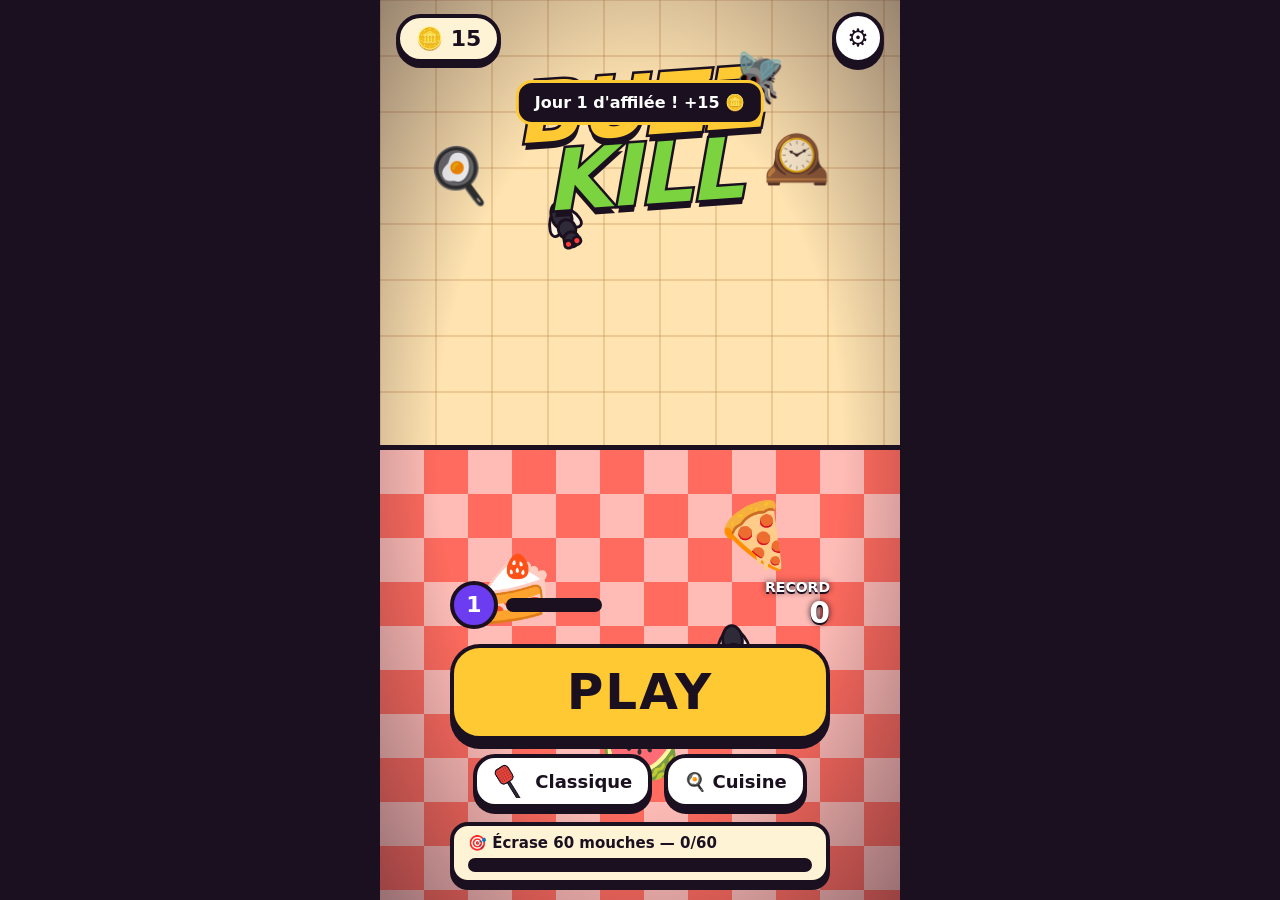
<file: index.html>
<!doctype html>
<html lang="fr">
<head>
<meta charset="utf-8">
<meta name="viewport" content="width=device-width,initial-scale=1,maximum-scale=1,user-scalable=no,viewport-fit=cover">
<meta name="theme-color" content="#1b1020">
<meta name="apple-mobile-web-app-capable" content="yes">
<meta name="mobile-web-app-capable" content="yes">
<title>BUZZ KILL</title>
<link rel="manifest" href="manifest.json">
<link rel="icon" href="icon.svg">
<link rel="stylesheet" href="style.css?v=2">
</head>
<body>
<div id="app">
  <canvas id="c"></canvas>
  <div id="vignette"></div>

  <!-- HUD (en partie) -->
  <div id="hud" class="hidden">
    <div id="hScore">0</div>
    <div id="hBar"><i id="hFill"></i><b id="hTime">30</b></div>
    <div id="hCombo" class="hidden"><b id="hMult">x1</b><span id="hComboN">0</span></div>
  </div>

  <!-- ACCUEIL -->
  <section id="home" class="screen">
    <div class="topbar">
      <div class="pill" id="coinPill">🪙 <b id="coins">0</b></div>
      <button class="round" id="btnSettings" aria-label="Réglages">⚙️</button>
    </div>
    <div class="logo"><span class="l1">BUZZ</span><span class="l2">KILL</span><i class="logoFly">🪰</i></div>
    <div id="eventBanner" class="banner hidden"></div>
    <div class="spacer"></div>
    <div class="stats">
      <div class="lvl"><b id="lvlN">1</b><div class="xp"><i id="xpFill"></i></div></div>
      <div class="best">RECORD <b id="bestScore">0</b></div>
    </div>
    <button id="btnPlay" class="play">PLAY</button>
    <div class="chips">
      <button class="chip" id="btnSwatter"><canvas id="swPrev" width="64" height="64"></canvas><span id="swName">Classique</span></button>
      <button class="chip" id="btnEnv"><span id="envName">🍳 Cuisine</span></button>
    </div>
    <button id="btnDaily" class="daily"><span id="dailyTxt"></span><div class="xp"><i id="dailyFill"></i></div></button>
  </section>

  <!-- FIN DE PARTIE -->
  <section id="over" class="screen hidden">
    <div class="overCard">
      <div id="ovRecord" class="record hidden">NOUVEAU RECORD !</div>
      <div class="big"><b id="ovKills">0</b><span>MOUCHES</span></div>
      <div class="grid3">
        <div><b id="ovScore">0</b><span>score</span></div>
        <div><b id="ovCombo">0</b><span>combo max</span></div>
        <div><b id="ovAcc">0%</b><span>précision</span></div>
      </div>
      <div class="reward"><span>+<b id="ovCoins">0</b> 🪙</span><span id="ovLvl" class="hidden"></span></div>
      <div id="ovMis"></div>
    </div>
    <div class="spacer"></div>
    <button id="btnAgain" class="play">REJOUER</button>
    <button id="btnDouble" class="ad">▶ DOUBLER 🪙 <small>(pub)</small></button>
    <div class="row2">
      <button class="chip small" id="btnShare">📤 Partager</button>
      <button class="chip small" id="btnHome">🏠 Accueil</button>
    </div>
  </section>

  <!-- MODALES -->
  <section id="shop" class="screen modal hidden">
    <div class="sheet"><h2>TAPETTES</h2><p class="sub">Cosmétique uniquement : aucune n'est plus forte.</p>
      <div id="shopGrid" class="shopGrid"></div>
      <button class="chip" data-close>Fermer</button></div>
  </section>
  <section id="missions" class="screen modal hidden">
    <div class="sheet"><h2>DÉFIS DU JOUR</h2><div id="misList"></div><p class="sub" id="streakTxt"></p>
      <button class="chip" data-close>Fermer</button></div>
  </section>
  <section id="settings" class="screen modal hidden">
    <div class="sheet"><h2>RÉGLAGES</h2>
      <button class="chip wide" id="tgSound"></button>
      <button class="chip wide" id="tgHaptics"></button>
      <button class="chip wide" id="btnConsent">🔒 Confidentialité & pubs</button>
      <button class="chip wide" id="btnNoAds">🚫 Retirer les pubs — <span id="noAdsPrice"></span></button>
      <p class="sub">Aucune donnée personnelle collectée. Pas de compte. Sauvegarde locale uniquement.</p>
      <button class="chip" data-close>Fermer</button></div>
  </section>
  <section id="consent" class="screen modal hidden">
    <div class="sheet"><h2>TES DONNÉES</h2>
      <p>Les pubs financent le jeu. Tu choisis : pubs adaptées à tes centres d'intérêt (identifiant publicitaire), ou pubs génériques sans suivi. Le jeu fonctionne pareil dans les deux cas. Modifiable à tout moment dans les réglages.</p>
      <button class="play small" id="cAccept">ACCEPTER</button>
      <button class="chip wide" id="cRefuse">Pubs non personnalisées</button>
      <p class="sub">Jeu tout public : aucune pub personnalisée n'est affichée aux moins de 16 ans. <a href="privacy.html" target="_blank">Politique de confidentialité</a></p></div>
  </section>
  <section id="cont" class="screen modal hidden">
    <div class="sheet"><h2>ENCORE 10 SECONDES ?</h2>
      <p>Ton combo est en feu. Continue ta partie.</p>
      <button class="play small" id="cYes">▶ +10 s <small>(pub)</small></button>
      <button class="chip wide" id="cNo">Non merci</button></div>
  </section>

  <div id="tuto" class="hidden"><div id="tutoTxt">Écrase-la.</div></div>
  <div id="adov" class="hidden"><div class="adbox"><b>PUBLICITÉ (simulée)</b><p>Emplacement du SDK publicitaire.</p><div id="adCount">3</div><button class="chip" id="adClose" disabled>Fermer</button></div></div>
  <div id="toast" class="hidden"></div>
</div>
<script src="js/config.js?v=2"></script>
<script src="js/save.js?v=2"></script>
<script src="js/audio.js?v=2"></script>
<script src="js/services.js?v=2"></script>
<script src="js/game.js?v=2"></script>
<script src="js/ui.js?v=2"></script>
</body>
</html>
</file>
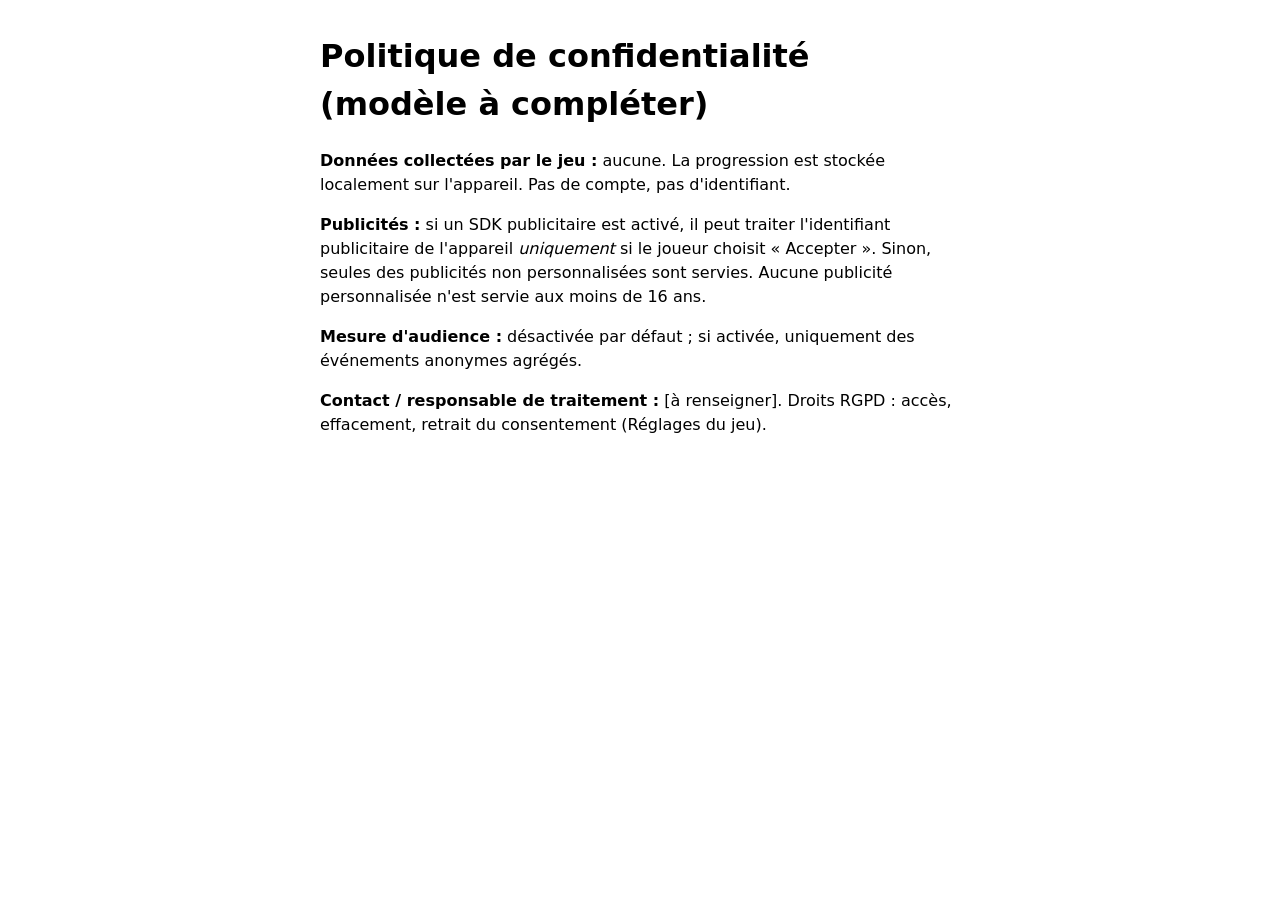
<file: privacy.html>
<!doctype html><html lang="fr"><meta charset="utf-8"><meta name="viewport" content="width=device-width,initial-scale=1"><title>Confidentialité — BUZZ KILL</title>
<body style="font-family:system-ui;max-width:640px;margin:2em auto;padding:0 1em;line-height:1.5">
<h1>Politique de confidentialité (modèle à compléter)</h1>
<p><b>Données collectées par le jeu :</b> aucune. La progression est stockée localement sur l'appareil. Pas de compte, pas d'identifiant.</p>
<p><b>Publicités :</b> si un SDK publicitaire est activé, il peut traiter l'identifiant publicitaire de l'appareil <i>uniquement</i> si le joueur choisit « Accepter ». Sinon, seules des publicités non personnalisées sont servies. Aucune publicité personnalisée n'est servie aux moins de 16 ans.</p>
<p><b>Mesure d'audience :</b> désactivée par défaut ; si activée, uniquement des événements anonymes agrégés.</p>
<p><b>Contact / responsable de traitement :</b> [à renseigner]. Droits RGPD : accès, effacement, retrait du consentement (Réglages du jeu).</p>
</body></html>
</file>
<file: style.css>
:root{
  --ink:#1b1020; --cream:#fff3d6; --yellow:#ffc933; --tomato:#ff4b3e; --splat:#7bd33f; --violet:#6c3cf0; --white:#fff;
  --font:"Avenir Next Rounded","Arial Rounded MT Bold",ui-rounded,"Segoe UI",system-ui,sans-serif;
  --st:env(safe-area-inset-top,0px); --sb:env(safe-area-inset-bottom,0px);
}
*{box-sizing:border-box;-webkit-tap-highlight-color:transparent;user-select:none;-webkit-user-select:none;touch-action:manipulation}
html,body{margin:0;height:100%;background:var(--ink);overflow:hidden;font-family:var(--font);font-weight:900;color:var(--ink)}
#app{position:fixed;inset:0;max-width:520px;margin:0 auto;overflow:hidden;background:#000}
canvas#c{position:absolute;inset:0;width:100%;height:100%;touch-action:none;display:block}
#vignette{position:absolute;inset:0;pointer-events:none;transition:box-shadow .35s;background:radial-gradient(ellipse at center,transparent 55%,rgba(27,16,32,.45) 100%)}
.hidden{display:none!important}
.spacer{flex:1}

.screen{position:absolute;inset:0;display:flex;flex-direction:column;align-items:center;padding:calc(var(--st) + 12px) 16px calc(var(--sb) + 16px);pointer-events:none}
.screen>*{pointer-events:auto}
.modal{background:rgba(27,16,32,.82);justify-content:center;pointer-events:auto;z-index:20}

/* Boutons « sticker » */
button{font:inherit;color:var(--ink);cursor:pointer;border:4px solid var(--ink);background:var(--white);border-radius:22px;box-shadow:0 6px 0 var(--ink);transition:transform .06s,box-shadow .06s}
button:active{transform:translateY(5px);box-shadow:0 1px 0 var(--ink)}
button:disabled{opacity:.5}
.play{width:min(82%,380px);height:96px;font-size:50px;letter-spacing:2px;background:var(--yellow);border-radius:30px;box-shadow:0 9px 0 var(--ink);animation:pulse 1.1s ease-in-out infinite;margin-bottom:14px}
.play:active{transform:translateY(8px);box-shadow:0 1px 0 var(--ink)}
.play.small{height:72px;font-size:30px;width:100%;animation:none;margin:10px 0}
.play small,.ad small{font-size:.5em;opacity:.7}
@keyframes pulse{50%{transform:scale(1.045)}}
.ad{width:min(82%,380px);height:56px;font-size:20px;background:var(--splat);margin-bottom:12px}
.chip{min-height:52px;padding:6px 16px;font-size:18px;display:flex;align-items:center;gap:8px;justify-content:center}
.chip.small{min-height:48px;font-size:16px}
.chip.wide{width:100%;margin:6px 0}
.round{width:52px;height:52px;font-size:24px;border-radius:50%}
.pill{background:var(--cream);border:4px solid var(--ink);border-radius:26px;box-shadow:0 5px 0 var(--ink);padding:8px 16px;font-size:22px;pointer-events:none}
.topbar{display:flex;justify-content:space-between;align-items:center;width:100%}

/* Logo */
.logo{position:relative;margin-top:8px;text-align:center;line-height:.82;transform:rotate(-4deg)}
.logo span{display:block;font-size:84px;font-style:italic;letter-spacing:-2px;-webkit-text-stroke:5px var(--ink);paint-order:stroke fill;text-shadow:0 7px 0 var(--ink)}
.l1{color:var(--yellow)} .l2{color:var(--splat)}
.logoFly{position:absolute;right:-28px;top:-6px;font-size:46px;font-style:normal;animation:bz .35s linear infinite;filter:drop-shadow(0 4px 0 var(--ink))}
@keyframes bz{25%{transform:translate(3px,-2px) rotate(8deg)}75%{transform:translate(-3px,2px) rotate(-8deg)}}
.banner{margin-top:18px;background:var(--tomato);color:#fff;border:4px solid var(--ink);border-radius:16px;padding:6px 14px;font-size:16px;box-shadow:0 5px 0 var(--ink);transform:rotate(2deg)}

/* Accueil bas */
.stats{display:flex;align-items:center;justify-content:space-between;width:min(82%,380px);margin-bottom:14px;color:#fff;text-shadow:0 2px 0 var(--ink),0 0 6px var(--ink)}
.lvl{display:flex;align-items:center;gap:8px}
.lvl b{background:var(--violet);color:#fff;border:4px solid var(--ink);border-radius:50%;width:48px;height:48px;display:grid;place-items:center;font-size:22px;text-shadow:none}
.xp{width:96px;height:14px;background:var(--ink);border-radius:8px;overflow:hidden;border:2px solid var(--ink)}
.xp i{display:block;height:100%;width:0;background:var(--splat);transition:width .5s}
.best{font-size:14px;text-align:right}.best b{display:block;font-size:30px}
.chips{display:flex;gap:12px;margin-bottom:14px}
.chip canvas{width:34px;height:34px}
.daily{width:min(82%,380px);background:var(--cream);padding:8px 14px;font-size:15px;text-align:left;border-radius:18px}
.daily .xp{width:100%;margin-top:6px}
.daily.done{background:var(--splat)}

/* HUD */
#hud{position:absolute;left:0;right:0;top:0;padding:calc(var(--st) + 10px) 14px 0;pointer-events:none;z-index:5}
#hScore{font-size:54px;line-height:1;text-align:center;color:#fff;-webkit-text-stroke:4px var(--ink);paint-order:stroke fill;text-shadow:0 5px 0 var(--ink);transition:transform .08s}
#hScore.pop{transform:scale(1.18)}
#hBar{position:relative;height:26px;margin-top:10px;background:var(--ink);border:4px solid var(--ink);border-radius:16px;overflow:hidden}
#hFill{display:block;height:100%;width:100%;background:var(--splat);border-radius:10px;transition:background .3s}
#hFill.warn{background:var(--yellow)} #hFill.crit{background:var(--tomato);animation:blink .4s infinite}
@keyframes blink{50%{opacity:.55}}
#hTime{position:absolute;inset:0;display:grid;place-items:center;color:#fff;font-size:16px;text-shadow:0 1px 0 var(--ink)}
#hCombo{position:absolute;left:14px;top:calc(var(--st) + 112px);display:flex;align-items:center;gap:8px}
#hMult{background:var(--yellow);border:4px solid var(--ink);border-radius:14px;padding:2px 10px;font-size:30px;box-shadow:0 4px 0 var(--ink);transform:rotate(-5deg)}
#hComboN{font-size:26px;color:#fff;-webkit-text-stroke:3px var(--ink);paint-order:stroke fill}
#hCombo.pop #hMult{animation:popm .18s}
@keyframes popm{50%{transform:rotate(-5deg) scale(1.35)}}

/* Fin de partie */
.overCard{margin-top:20px;width:100%;background:var(--cream);border:5px solid var(--ink);border-radius:30px;box-shadow:0 9px 0 var(--ink);padding:18px 16px;text-align:center;animation:drop .35s cubic-bezier(.2,1.5,.4,1)}
@keyframes drop{from{transform:translateY(-40px) scale(.9);opacity:0}}
.record{background:var(--tomato);color:#fff;display:inline-block;padding:4px 14px;border-radius:12px;border:3px solid var(--ink);font-size:18px;transform:rotate(-3deg);animation:pulse .7s infinite;margin-bottom:6px}
.big b{font-size:96px;line-height:1;display:block;color:var(--violet);-webkit-text-stroke:5px var(--ink);paint-order:stroke fill;text-shadow:0 6px 0 var(--ink)}
.big span{font-size:24px;letter-spacing:4px}
.grid3{display:flex;justify-content:space-around;margin:14px 0 8px}
.grid3 b{display:block;font-size:30px}.grid3 span{font-size:12px;opacity:.6;text-transform:uppercase}
.reward{display:flex;justify-content:center;gap:14px;align-items:center;font-size:30px;margin:8px 0}
#ovLvl{background:var(--violet);color:#fff;border:3px solid var(--ink);border-radius:12px;padding:2px 10px;font-size:18px}
#ovMis{font-size:15px;color:#1e7a2d}
.row2{display:flex;gap:12px;margin-bottom:6px}

/* Modales */
.sheet{background:var(--cream);border:5px solid var(--ink);border-radius:28px;box-shadow:0 8px 0 var(--ink);padding:18px;width:100%;max-height:88%;overflow:auto;text-align:center;display:flex;flex-direction:column;align-items:center}
.sheet h2{margin:0 0 4px;font-size:30px}
.sheet p{font-size:15px;line-height:1.35;margin:6px 0}
.sub{opacity:.65;font-size:13px!important}
.sheet a{color:var(--violet)}
.shopGrid{display:grid;grid-template-columns:1fr 1fr;gap:12px;width:100%;margin:10px 0 14px}
.sw{background:#fff;border:4px solid var(--ink);border-radius:20px;padding:8px;font-size:15px;box-shadow:0 5px 0 var(--ink)}
.sw canvas{width:72px;height:72px}
.sw.sel{background:var(--splat)} .sw.lock{opacity:.9}
.mis{width:100%;text-align:left;background:#fff;border:4px solid var(--ink);border-radius:16px;padding:8px 12px;margin:6px 0;font-size:16px}
.mis.done{background:var(--splat)}
.mis .xp{width:100%;margin-top:6px}

#tuto{position:absolute;inset:0;background:transparent;z-index:15;pointer-events:none;display:flex;justify-content:center;padding-top:22%}
#tutoTxt{font-size:46px;color:#fff;animation:pulse 1s infinite;text-shadow:0 4px 0 var(--tomato)}
#adov{position:absolute;inset:0;z-index:50;background:#111;display:grid;place-items:center;color:#fff;text-align:center}
.adbox{display:flex;flex-direction:column;align-items:center;gap:10px}
#adCount{font-size:70px}
#toast{position:absolute;left:50%;top:calc(var(--st) + 80px);transform:translateX(-50%);background:var(--ink);color:#fff;border:3px solid var(--yellow);border-radius:16px;padding:10px 16px;z-index:60;font-size:16px;text-align:center;pointer-events:none;max-width:90%;animation:drop .3s}
</file>
